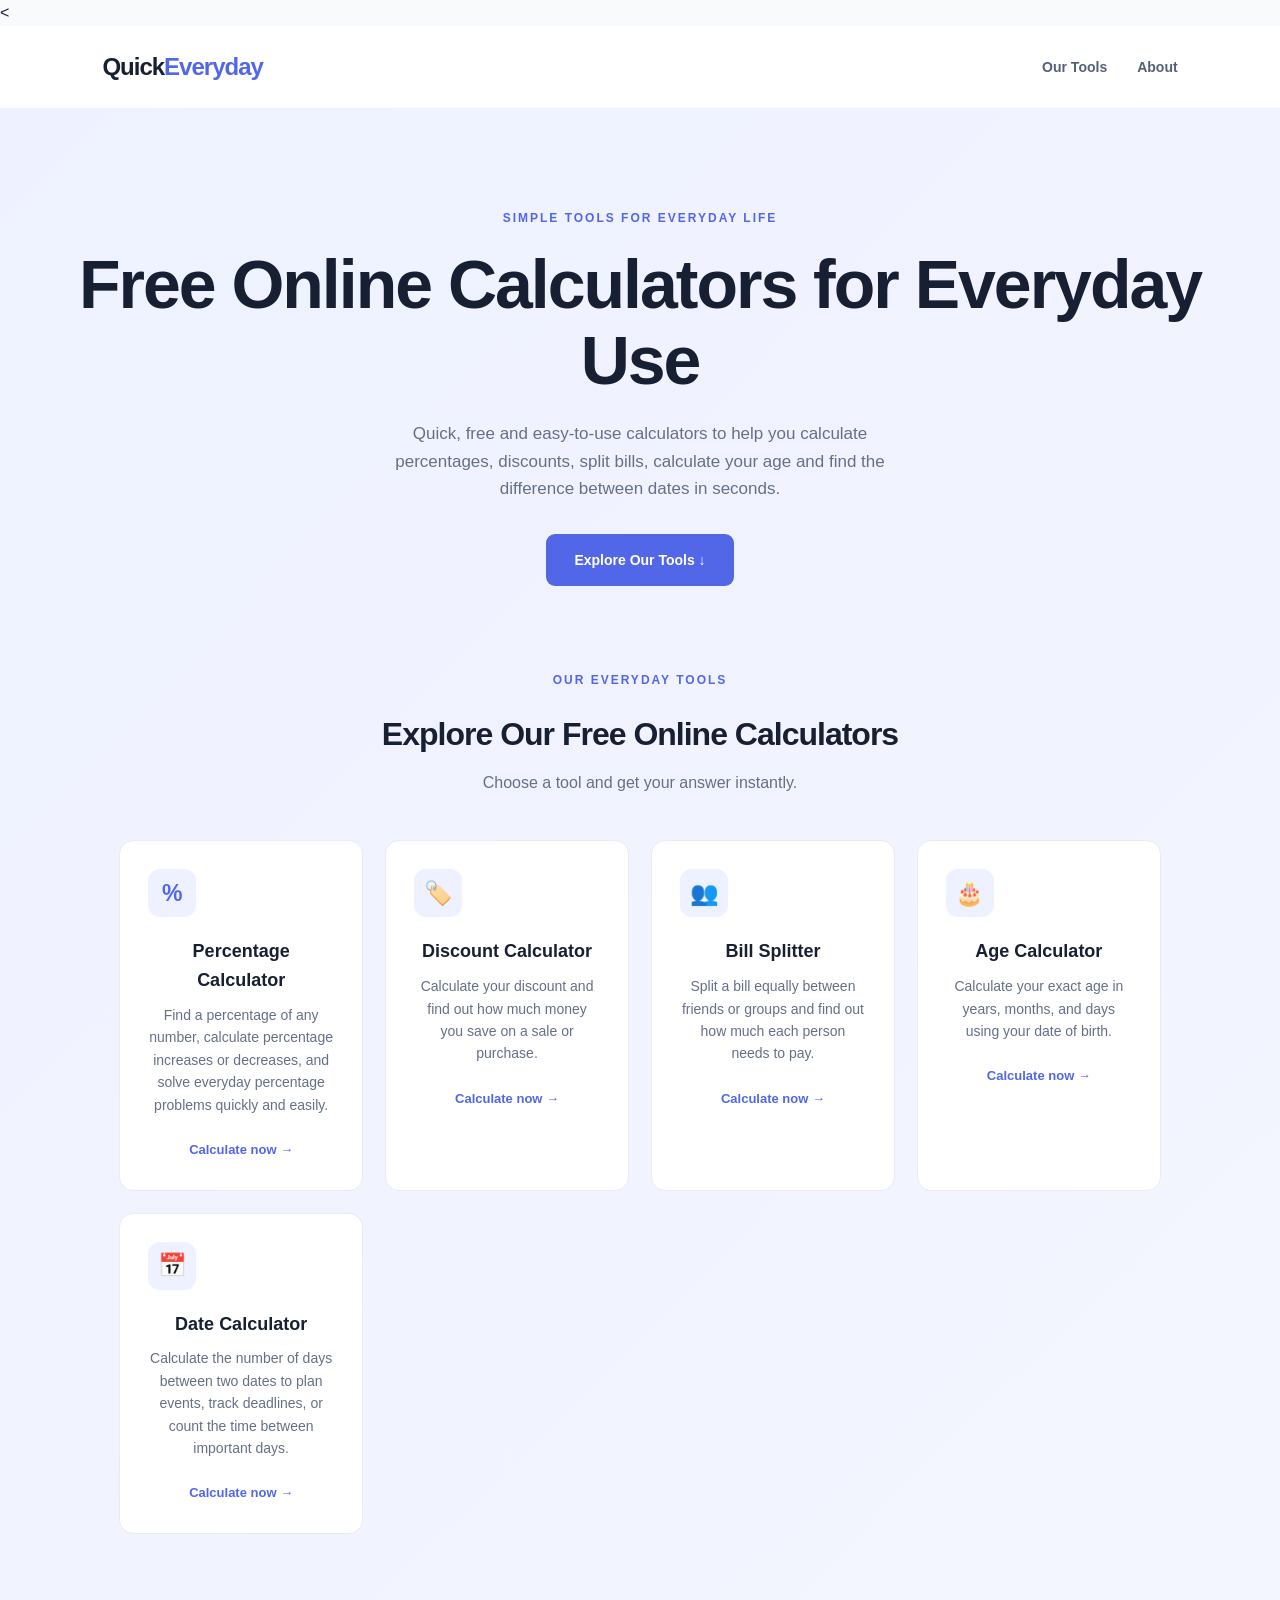
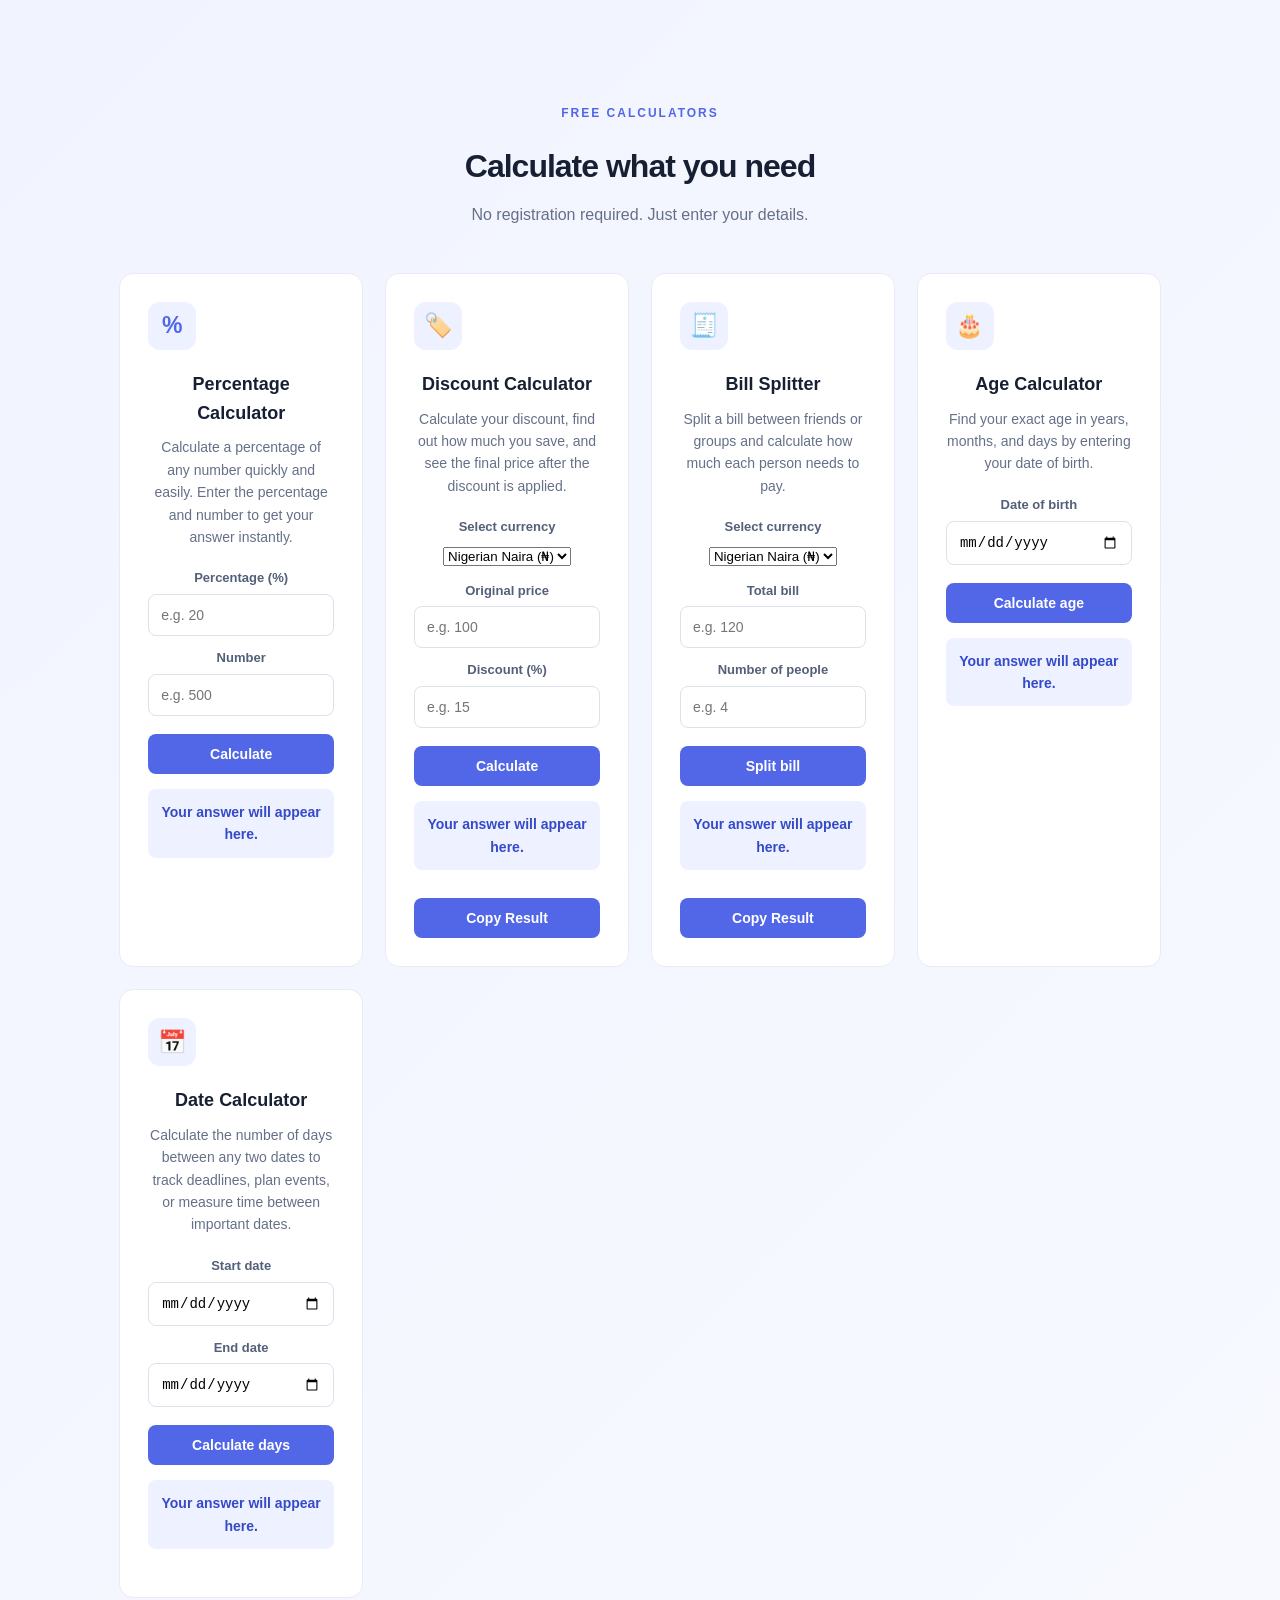
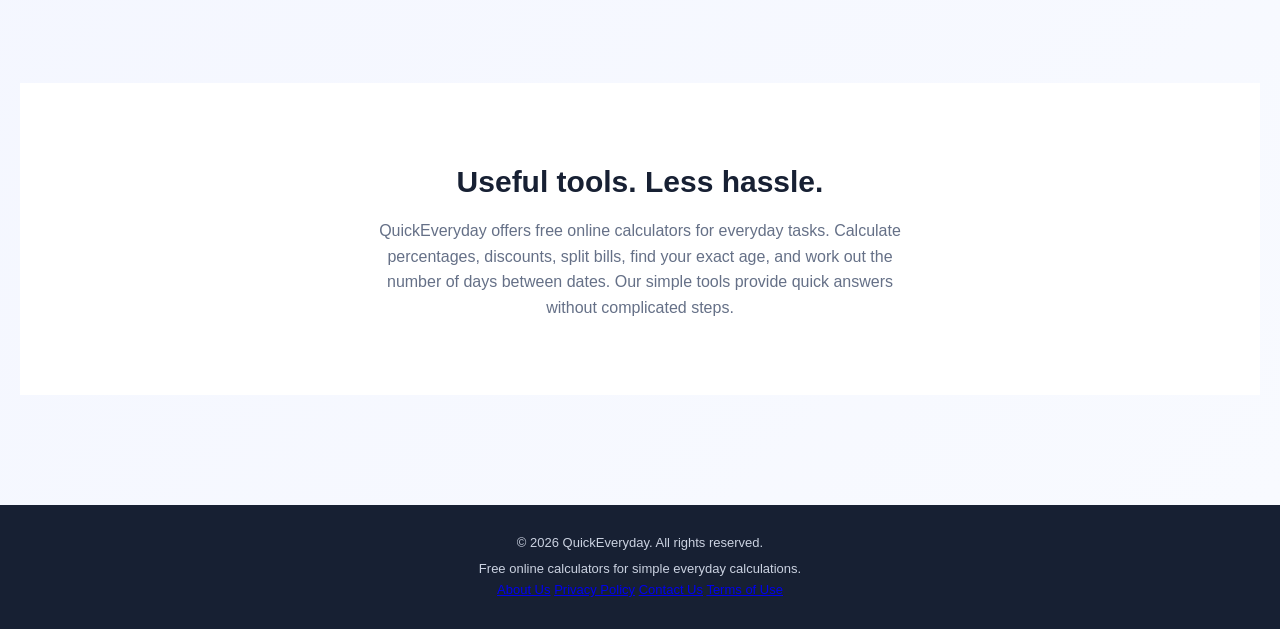
<file: index.html>
<!DOCTYPE html>
<html lang="en">
<
 
<head>
  <meta name="google-site-verification" content="q2-kpDCHpu3MyWn_cZL-9IbTrt1PUpH3qQu5D0y554w" />
  <meta charset="UTF-8">
  <meta name="viewport" content="width=device-width, initial-scale=1.0">
  <meta http-equiv="content-language" content="en">

  <title>Free Online Calculators | Percentage, Discount, Age & Date – QuickEveryday</title>

  <meta name="description" content="Use QuickEveryday's free online calculators to calculate percentages, discounts, split bills, calculate your age and find the difference between dates. Simple, fast and easy to use.">
<link rel="canonical" href="https://olanrewajutobiloba72-en.github.io/QuickEveryday/">
  <meta name="robots" content="index, follow">

  <meta property="og:title" content="QuickEveryday – Free Everyday Calculators">
  <meta property="og:description" content="Calculate percentages, discounts, bills, age and dates quickly with our free online tools.">
  <meta property="og:type" content="website">

  <meta name="theme-color" content="#5267e8">
<link rel="icon" type="image/png" sizes="32x32" href="/QuickEveryday/favicon-32.png?v=2">
  <link rel="stylesheet" href="style.css">
  
</head>

<body>

<header class="header">
  <a href="#" class="logo">Quick<span>Everyday</span></a>
  <nav>
    <a href="#tools">Our Tools</a>
    <a href="#about">About</a>
  </nav>
</header>

<main>
  <section class="hero">
    <p class="eyebrow">SIMPLE TOOLS FOR EVERYDAY LIFE</p>
   <h1>Free Online Calculators for Everyday Use</h1>
<p class="hero-text">
  Quick, free and easy-to-use calculators to help you
  calculate percentages, discounts, split bills, calculate your age
  and find the difference between dates in seconds.
</p>
<a href="#tools" class="hero-button">Explore Our Tools ↓</a>

  <section class="tools-section" id="tools">
    <div class="section-heading">
      <p class="eyebrow">OUR EVERYDAY TOOLS</p>
      <h2>Explore Our Free Online Calculators</h2>
      <p>Choose a tool and get your answer instantly.</p>
    </div>

    <div class="tools-grid">
      <a href="#percentage-tool" class="tool-card">
        <div class="tool-icon">%</div>
        <h3>Percentage Calculator</h3>
        <p>Find a percentage of any number, calculate percentage increases or decreases, and solve everyday percentage problems quickly and easily.</p>
        <span>Calculate now →</span>
      </a>

      <a href="#discount-tool" class="tool-card">
        <div class="tool-icon">🏷️</div>
        <h3>Discount Calculator</h3>
        <p>Calculate your discount and find out how much money you save on a sale or purchase.</p>
        <span>Calculate now →</span>
      </a>

      <a href="#bill-tool" class="tool-card">
        <div class="tool-icon">👥</div>
        <h3>Bill Splitter</h3>
        <p>Split a bill equally between friends or groups and find out how much each person needs to pay.</p>
        <span>Calculate now →</span>
      </a>

      <a href="#age-tool" class="tool-card">
        <div class="tool-icon">🎂</div>
        <h3>Age Calculator</h3>
        <p>Calculate your exact age in years, months, and days using your date of birth.</p>
        <span>Calculate now →</span>
      </a>

      <a href="#date-tool" class="tool-card">
        <div class="tool-icon">📅</div>
        <h3>Date Calculator</h3>
        <p>Calculate the number of days between two dates to plan events, track deadlines, or count the time between important days.</p>
        <span>Calculate now →</span>
      </a>
    </div>
  </section>

  <section class="tools-section">
    <div class="section-heading">
      <p class="eyebrow">FREE CALCULATORS</p>
      <h2>Calculate what you need</h2>
      <p>No registration required. Just enter your details.</p>
    </div>

    <div class="tools-grid">

      <div class="tool-card" id="percentage-tool">
        <div class="tool-icon">%</div>
        <h3>Percentage Calculator</h3>
        <p>Calculate a percentage of any number quickly and easily. Enter the percentage and number to get your answer instantly.</p>        <label for="percentage">Percentage (%)</label>
        <input type="number" id="percentage" placeholder="e.g. 20">
        <label for="percentageNumber">Number</label>
        <input type="number" id="percentageNumber" placeholder="e.g. 500">
        <button onclick="calculatePercentage()">Calculate</button>
        <p id="percentageResult" class="result" aria-live="polite">Your answer will appear here.</p>
      </div>

      
<div class="tool-card" id="discount-tool">
  <div class="tool-icon">🏷️</div>
  <h3>Discount Calculator</h3>
  <p>Calculate your discount, find out how much you save, and see the final price after the discount is applied.</p>

  <label for="discountCurrency">Select currency</label>
  <select id="discountCurrency">
    <option value="₦">Nigerian Naira (₦)</option>
    <option value="$">US Dollar ($)</option>
    <option value="£">British Pound (£)</option>
    <option value="€">Euro (€)</option>
  </select>

  <label for="originalPrice">Original price</label>
  <input type="number" id="originalPrice" min="0" placeholder="e.g. 100">

  <label for="discountRate">Discount (%)</label>
  <input type="number" id="discountRate" min="0" max="100" placeholder="e.g. 15">

  <button onclick="calculateDiscount()">Calculate</button>

  <p id="discountResult" class="result" aria-live="polite">
    Your answer will appear here.
  </p>

  <button onclick="copyDiscountResult()">Copy Result</button>
</div>


      
<div class="tool-card" id="bill-tool">
  <div class="tool-icon">🧾</div>
  <h3>Bill Splitter</h3>
  <p>Split a bill between friends or groups and calculate how much each person needs to pay.</p>
  <label for="billCurrency">Select currency</label>
  <select id="billCurrency">
    <option value="₦">Nigerian Naira (₦)</option>
    <option value="$">US Dollar ($)</option>
    <option value="£">British Pound (£)</option>
    <option value="€">Euro (€)</option>
  </select>

  <label for="billTotal">Total bill</label>
  <input type="number" id="billTotal" min="0" placeholder="e.g. 120">

  <label for="billPeople">Number of people</label>
  <input type="number" id="billPeople" min="1" step="1" placeholder="e.g. 4">

  <button onclick="splitBill()">Split bill</button>

  <p id="billResult" class="result" aria-live="polite">
    Your answer will appear here.
  </p>

  <button onclick="copyBillResult()">Copy Result</button>
</div>


      <div class="tool-card" id="age-tool">
        <div class="tool-icon">🎂</div>
        <h3>Age Calculator</h3>
       <p>Find your exact age in years, months, and days by entering your date of birth.</p>
        <label for="birthDate">Date of birth</label>
        <input type="date" id="birthDate">
        <button onclick="calculateAge()">Calculate age</button>
        <p id="ageResult" class="result" aria-live="polite">Your answer will appear here.</p>
      </div>

      <div class="tool-card" id="date-tool">
        <div class="tool-icon">📅</div>
        <h3>Date Calculator</h3>
        <p>Calculate the number of days between any two dates to track deadlines, plan events, or measure time between important dates.</p>
        <label for="startDate">Start date</label>
        <input type="date" id="startDate">
        <label for="endDate">End date</label>
        <input type="date" id="endDate">
        <button onclick="calculateDateDifference()">Calculate days</button>
        <p id="dateResult" class="result" aria-live="polite">Your answer will appear here.</p>
      </div>

    </div>
  </section>

  <section class="about-section" id="about">
    <h2>Useful tools. Less hassle.</h2>
   <p>QuickEveryday offers free online calculators for everyday tasks. Calculate percentages, discounts, split bills, find your exact age, and work out the number of days between dates. Our simple tools provide quick answers without complicated steps.</p>
  </section>
</main>


<footer>
  <p>© 2026 QuickEveryday. All rights reserved.</p>
  <p>Free online calculators for simple everyday calculations.</p>

  <div class="footer-links">
    <a href="about.html">About Us</a>
    <a href="privacy.html">Privacy Policy</a>
    <a href="contact.html">Contact Us</a>
    <a href="terms.html">Terms of Use</a>
  </div>
</footer>


<script src="script.js"></script>
</body>
</html>
</file>
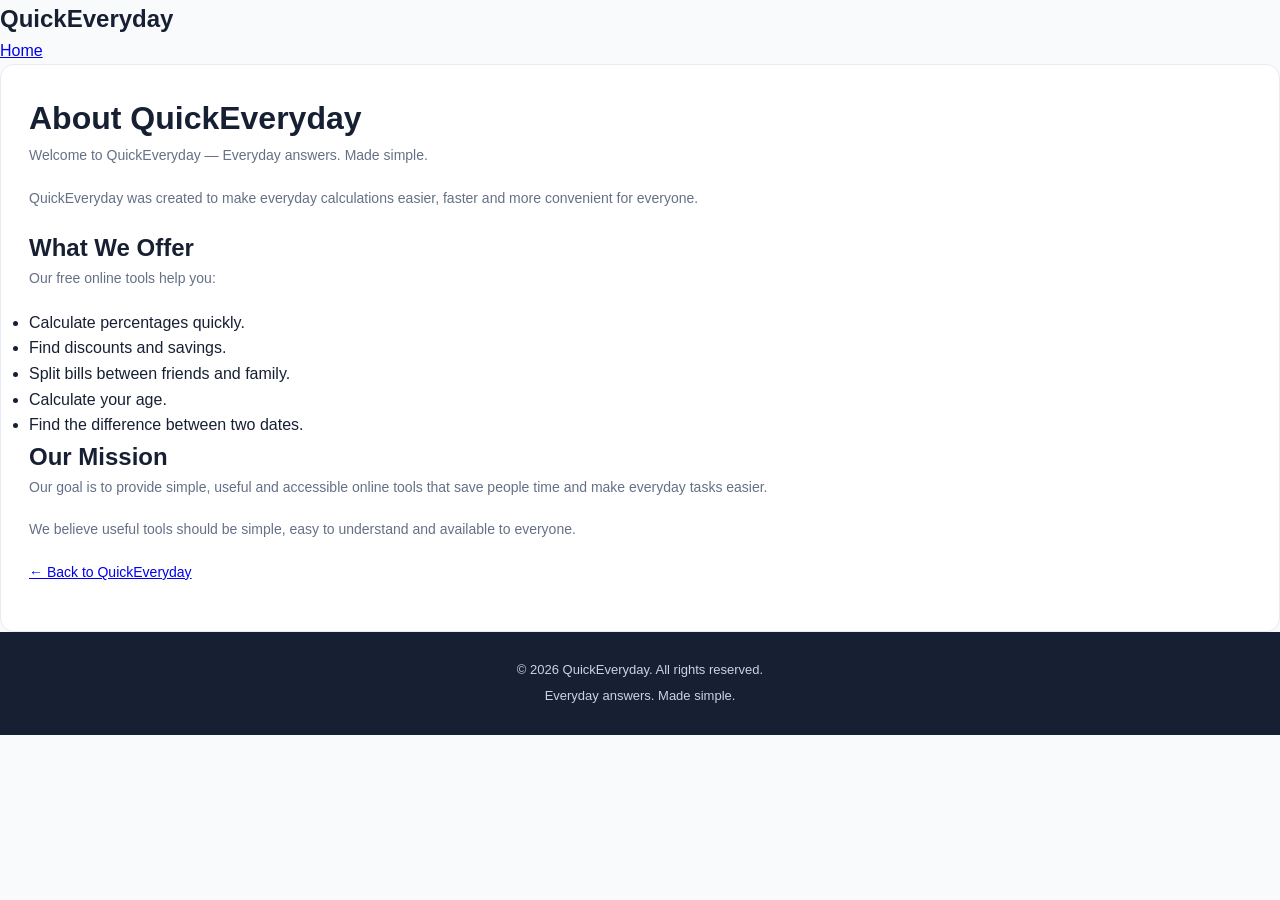
<file: about.html>
<!DOCTYPE html>
<html lang="en">
<head>
  <meta charset="UTF-8">
  <meta name="viewport" content="width=device-width, initial-scale=1.0">
  <title>About Us - QuickEveryday</title>
  <meta name="description" content="Learn about QuickEveryday, a simple collection of free everyday online calculators.">
  <link rel="stylesheet" href="style.css">
</head>
<body>

  <header>
    <h2>QuickEveryday</h2>
    <a href="index.html">Home</a>
  </header>

  <main class="tool-card">
    <h1>About QuickEveryday</h1>

    <p>Welcome to QuickEveryday — Everyday answers. Made simple.</p>

    <p>
      QuickEveryday was created to make everyday calculations
      easier, faster and more convenient for everyone.
    </p>

    <h2>What We Offer</h2>

    <p>Our free online tools help you:</p>

    <ul>
      <li>Calculate percentages quickly.</li>
      <li>Find discounts and savings.</li>
      <li>Split bills between friends and family.</li>
      <li>Calculate your age.</li>
      <li>Find the difference between two dates.</li>
    </ul>

    <h2>Our Mission</h2>

    <p>
      Our goal is to provide simple, useful and accessible
      online tools that save people time and make everyday
      tasks easier.
    </p>

    <p>
      We believe useful tools should be simple, easy to
      understand and available to everyone.
    </p>

    <p><a href="index.html">← Back to QuickEveryday</a></p>
  </main>

  <footer>
    <p>© 2026 QuickEveryday. All rights reserved.</p>
    <p>Everyday answers. Made simple.</p>
  </footer>

</body>
</html>
</file>
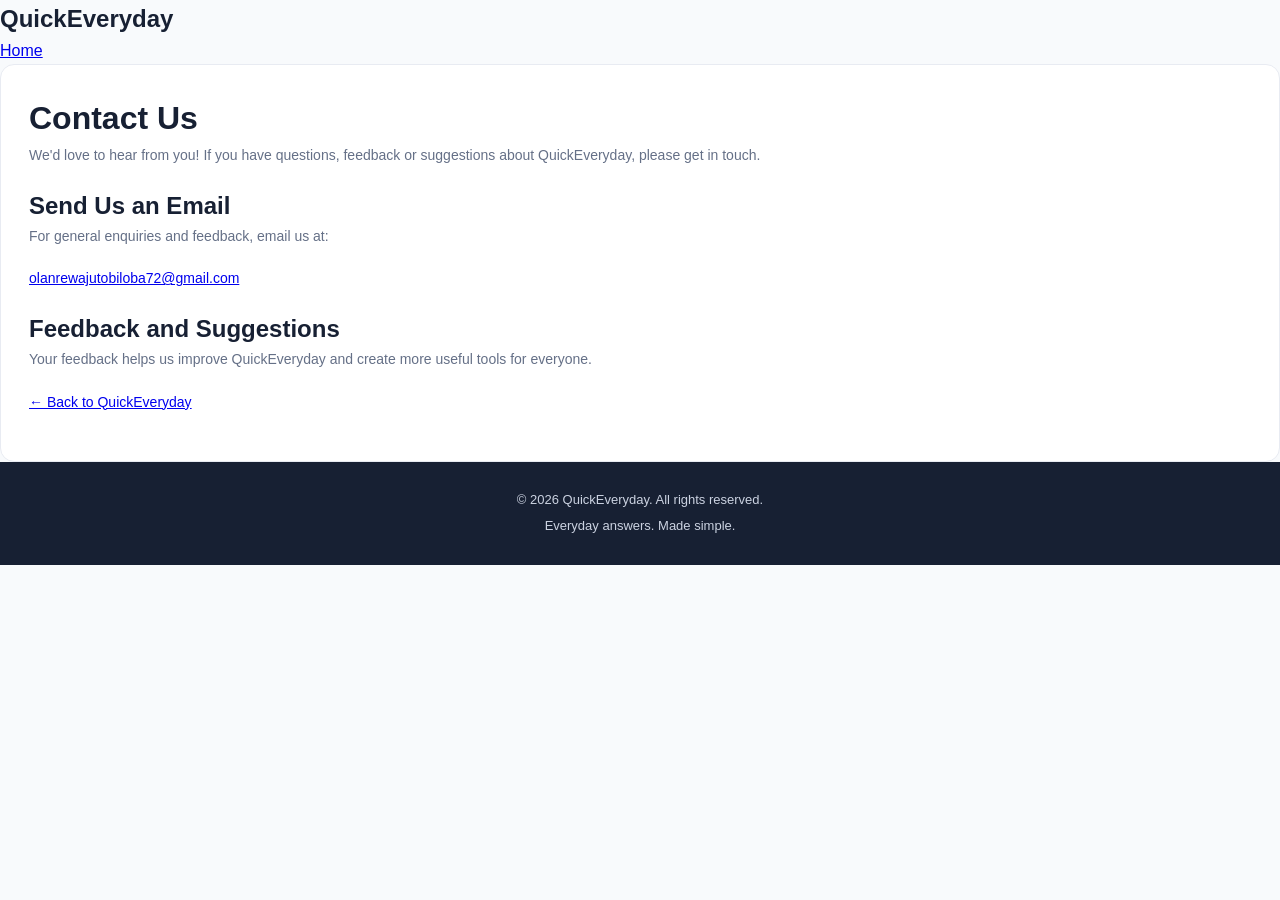
<file: contact.html>
<!DOCTYPE html>
<html lang="en">
<head>
  <meta charset="UTF-8">
  <meta name="viewport" content="width=device-width, initial-scale=1.0">
  <title>Contact Us - QuickEveryday</title>
  <meta name="description" content="Contact QuickEveryday with questions, feedback or suggestions.">
  <link rel="stylesheet" href="style.css">
</head>
<body>

  <header>
    <h2>QuickEveryday</h2>
    <a href="index.html">Home</a>
  </header>

  <main class="tool-card">
    <h1>Contact Us</h1>

    <p>
      We'd love to hear from you!
      If you have questions, feedback or suggestions
      about QuickEveryday, please get in touch.
    </p>

    <h2>Send Us an Email</h2>

    <p>
      For general enquiries and feedback, email us at:
    </p>

    <p>
      <a href="mailto:olanrewajutobiloba72@gmail.com">
        olanrewajutobiloba72@gmail.com
      </a>
    </p>

    <h2>Feedback and Suggestions</h2>

    <p>
      Your feedback helps us improve QuickEveryday
      and create more useful tools for everyone.
    </p>

    <p><a href="index.html">← Back to QuickEveryday</a></p>
  </main>

  <footer>
    <p>© 2026 QuickEveryday. All rights reserved.</p>
    <p>Everyday answers. Made simple.</p>
  </footer>

</body>
</html>
</file>
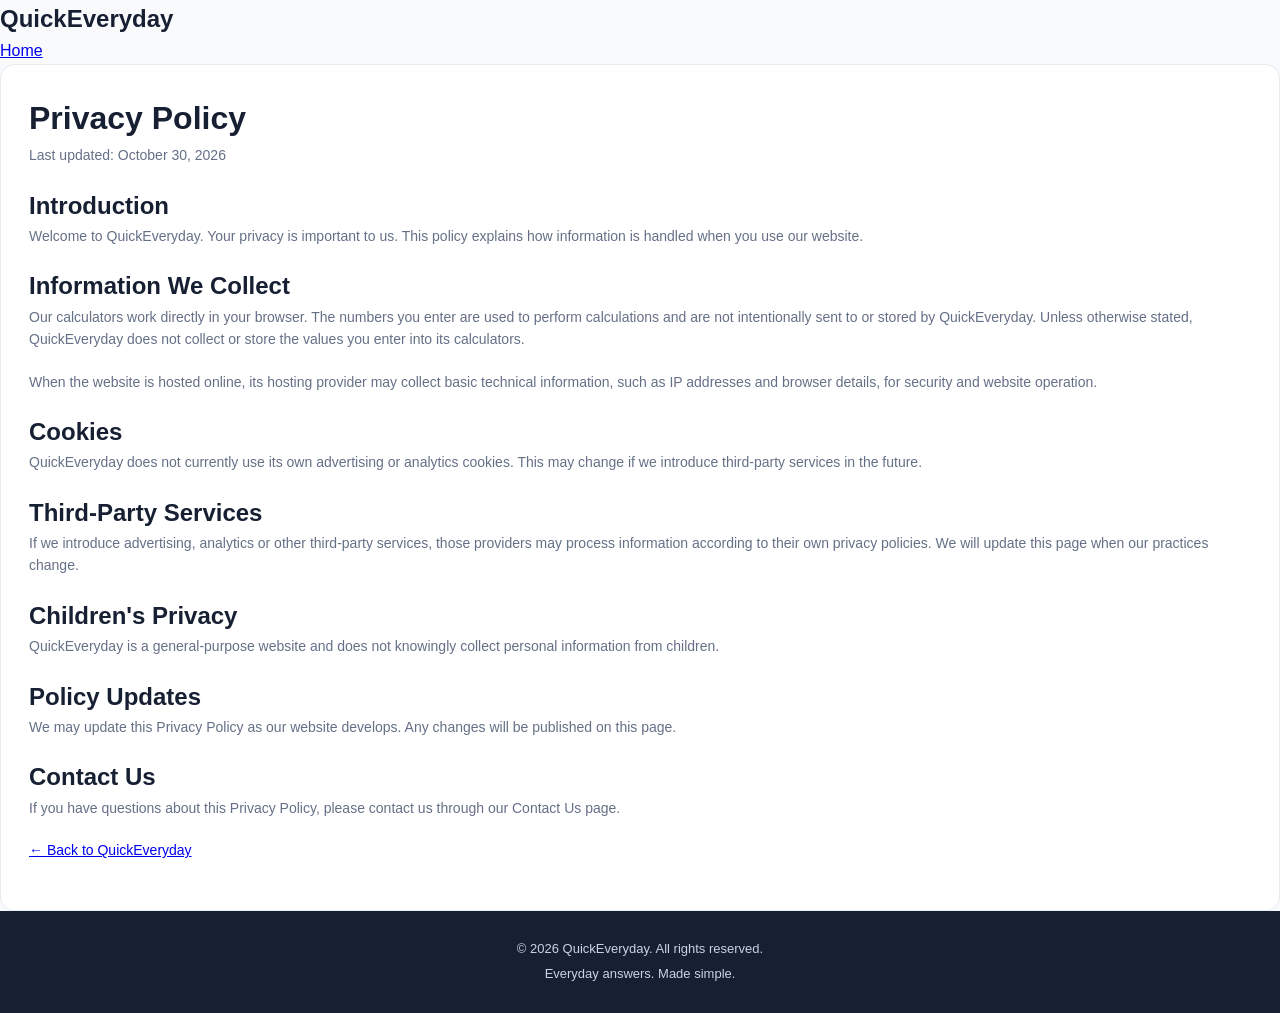
<file: privacy.html>
<!DOCTYPE html>
<html lang="en">
<head>
  <meta charset="UTF-8">
  <meta name="viewport" content="width=device-width, initial-scale=1.0">
  <title>Privacy Policy - QuickEveryday</title>
  <meta name="description" content="Read the QuickEveryday privacy policy and learn how we handle visitor information.">
  <link rel="stylesheet" href="style.css">
</head>

<body>
  <header>
    <h2>QuickEveryday</h2>
    <a href="index.html">Home</a>
  </header>

  <main class="tool-card">
    <h1>Privacy Policy</h1>
    <p>Last updated: October 30, 2026</p>

    <h2>Introduction</h2>
    <p>
      Welcome to QuickEveryday. Your privacy is important to us.
      This policy explains how information is handled when you use
      our website.
    </p>

    <h2>Information We Collect</h2>
    <p>
      Our calculators work directly in your browser. The numbers you enter are used to perform calculations and are not intentionally sent to or stored by QuickEveryday. Unless otherwise stated, QuickEveryday does not collect or store the values you enter into its calculators.
    </p>

    <p>
      When the website is hosted online, its hosting provider may
      collect basic technical information, such as IP addresses
      and browser details, for security and website operation.
    </p>

    <h2>Cookies</h2>
    <p>
      QuickEveryday does not currently use its own advertising
      or analytics cookies. This may change if we introduce
      third-party services in the future.
    </p>

    <h2>Third-Party Services</h2>
    <p>
      If we introduce advertising, analytics or other third-party
      services, those providers may process information according
      to their own privacy policies. We will update this page
      when our practices change.
    </p>

    <h2>Children's Privacy</h2>
    <p>
      QuickEveryday is a general-purpose website and does not
      knowingly collect personal information from children.
    </p>

    <h2>Policy Updates</h2>
    <p>
      We may update this Privacy Policy as our website develops.
      Any changes will be published on this page.
    </p>

    <h2>Contact Us</h2>
    <p>
      If you have questions about this Privacy Policy, please
      contact us through our Contact Us page.
    </p>

    <p><a href="index.html">← Back to QuickEveryday</a></p>
  </main>

  <footer>
    <p>© 2026 QuickEveryday. All rights reserved.</p>
    <p>Everyday answers. Made simple.</p>
  </footer>
</body>
</html>
</file>
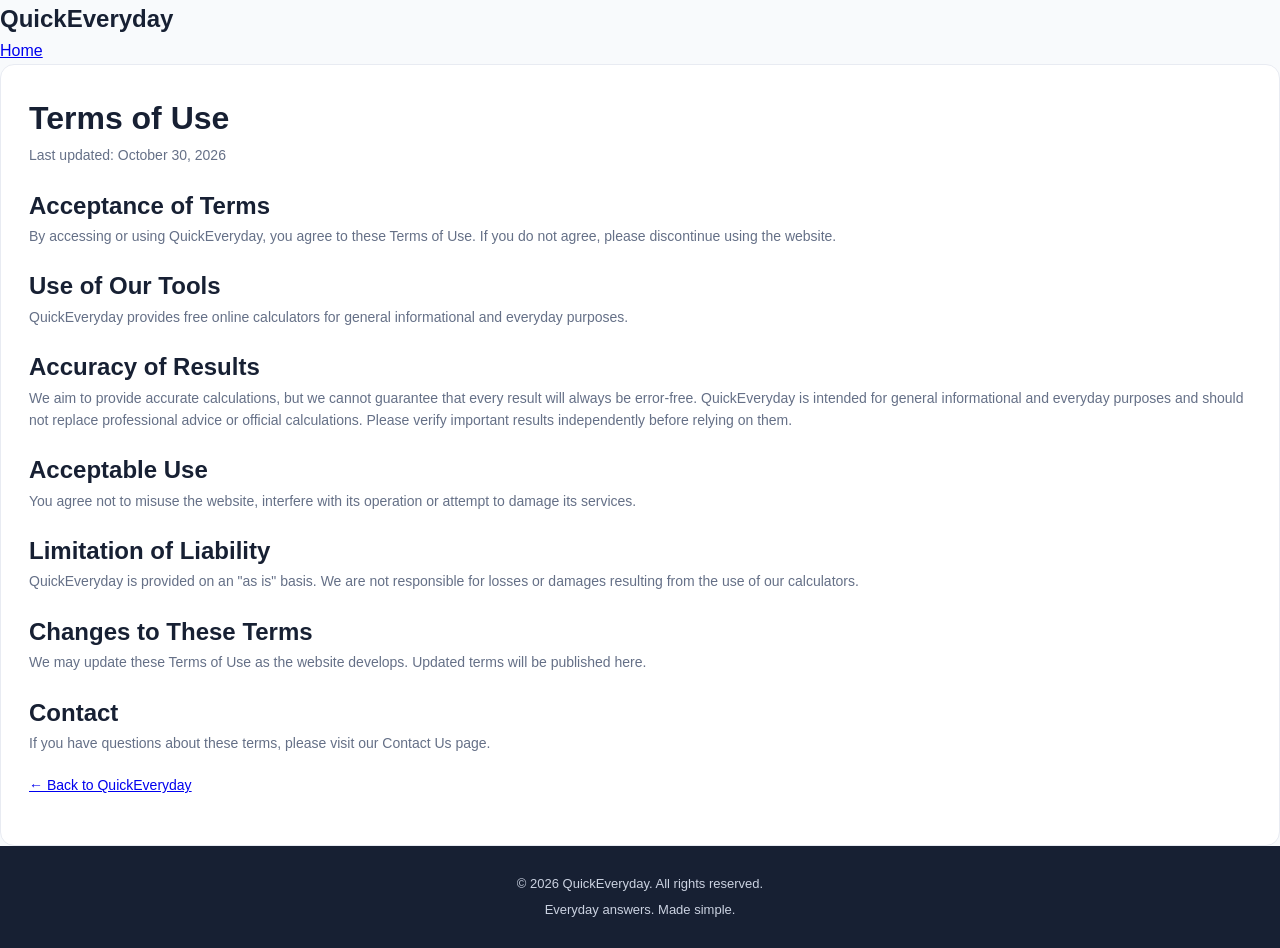
<file: terms.html>
<!DOCTYPE html>
<html lang="en">
<head>
  <meta charset="UTF-8">
  <meta name="viewport" content="width=device-width, initial-scale=1.0">
  <title>Terms of Use - QuickEveryday</title>
  <meta name="description" content="Read the terms and conditions for using QuickEveryday's free online calculators.">
  <link rel="stylesheet" href="style.css">
</head>
<body>

  <header>
    <h2>QuickEveryday</h2>
    <a href="index.html">Home</a>
  </header>

  <main class="tool-card">
    <h1>Terms of Use</h1>

    <p>Last updated: October 30, 2026</p>

    <h2>Acceptance of Terms</h2>
    <p>
      By accessing or using QuickEveryday, you agree to
      these Terms of Use. If you do not agree, please
      discontinue using the website.
    </p>

    <h2>Use of Our Tools</h2>
    <p>
      QuickEveryday provides free online calculators
      for general informational and everyday purposes.
    </p>

    <h2>Accuracy of Results</h2>
    <p>
      We aim to provide accurate calculations, but we cannot guarantee that every result will always be error-free. QuickEveryday is intended for general informational and everyday purposes and should not replace professional advice or official calculations. Please verify important results independently before relying on them.
    </p>

    <h2>Acceptable Use</h2>
    <p>
      You agree not to misuse the website, interfere
      with its operation or attempt to damage its services.
    </p>

    <h2>Limitation of Liability</h2>
    <p>
      QuickEveryday is provided on an "as is" basis.
      We are not responsible for losses or damages
      resulting from the use of our calculators.
    </p>

    <h2>Changes to These Terms</h2>
    <p>
      We may update these Terms of Use as the website
      develops. Updated terms will be published here.
    </p>

    <h2>Contact</h2>
    <p>
      If you have questions about these terms, please
      visit our Contact Us page.
    </p>

    <p><a href="index.html">← Back to QuickEveryday</a></p>
  </main>

  <footer>
    <p>© 2026 QuickEveryday. All rights reserved.</p>
    <p>Everyday answers. Made simple.</p>
  </footer>

</body>
</html>
</file>
<file: style.css>
/* GENERAL SETTINGS */
* {
  margin: 0;
  padding: 0;
  box-sizing: border-box;
}

html {
  scroll-behavior: smooth;
}

body {
  font-family: Arial, Helvetica, sans-serif;
  background: #f8fafc;
  color: #172033;
  line-height: 1.6;
}

/* HEADER */
.header {
  width: 100%;
  padding: 22px 8%;
  display: flex;
  justify-content: space-between;
  align-items: center;
  background: #ffffff;
  border-bottom: 1px solid #edf0f5;
}

.logo {
  font-size: 24px;
  font-weight: 800;
  color: #172033;
  text-decoration: none;
  letter-spacing: -1px;
}

.logo span {
  color: #5267e8;
}

nav {
  display: flex;
  gap: 30px;
}

nav a {
  text-decoration: none;
  color: #536078;
  font-size: 14px;
  font-weight: 600;
}

nav a:hover {
  color: #5267e8;
}

/* HERO SECTION */
.hero {
  text-align: center;
  padding: 100px 20px 110px;
  background: linear-gradient(135deg, #eef1ff, #f8faff);
}

.eyebrow {
  color: #5267e8;
  font-size: 12px;
  font-weight: 800;
  letter-spacing: 2px;
  margin-bottom: 18px;
}

.hero h1 {
  font-size: clamp(38px, 6vw, 68px);
  line-height: 1.12;
  letter-spacing: -2px;
  color: #172033;
  margin-bottom: 22px;
}

.hero h1 span {
  color: #5267e8;
}

.hero-text {
  max-width: 550px;
  margin: 0 auto 32px;
  color: #657087;
  font-size: 17px;
}

.hero-button {
  display: inline-block;
  background: #5267e8;
  color: #ffffff;
  text-decoration: none;
  padding: 15px 28px;
  border-radius: 9px;
  font-size: 14px;
  font-weight: 700;
  transition: 0.3s;
}

.hero-button:hover {
  background: #354ac8;
  transform: translateY(-2px);
}

/* TOOLS SECTION */
.tools-section {
  padding: 85px 8%;
}

.section-heading {
  text-align: center;
  margin-bottom: 45px;
}

.section-heading h2 {
  font-size: 32px;
  letter-spacing: -1px;
  margin-bottom: 10px;
}

.section-heading > p:last-child {
  color: #657087;
}

.tools-grid {
  display: grid;
  grid-template-columns: repeat(auto-fit, minmax(230px, 1fr));
  gap: 22px;
}

.tool-card {
  display: block;
  background: #ffffff;
  padding: 28px;
  border: 1px solid #e8ebf2;
  border-radius: 14px;
  text-decoration: none;
  color: inherit;
  transition: 0.3s;
}

.tool-card:hover {
  transform: translateY(-5px);
  border-color: #5267e8;
  box-shadow: 0 12px 30px rgba(31, 48, 100, 0.08);
}

.tool-icon {
  width: 48px;
  height: 48px;
  display: flex;
  justify-content: center;
  align-items: center;
  background: #eef1ff;
  color: #5267e8;
  border-radius: 12px;
  font-size: 23px;
  font-weight: 800;
  margin-bottom: 20px;
}

.tool-card h3 {
  font-size: 18px;
  margin-bottom: 9px;
}

.tool-card p {
  color: #657087;
  font-size: 14px;
  margin-bottom: 20px;
}

.tool-card span {
  color: #5267e8;
  font-size: 13px;
  font-weight: 800;
}

/* ABOUT SECTION */
.about-section {
  background: #ffffff;
  text-align: center;
  padding: 75px 20px;
}

.about-section h2 {
  font-size: 30px;
  margin-bottom: 12px;
}

.about-section p {
  max-width: 550px;
  margin: auto;
  color: #657087;
}

/* FOOTER */
footer {
  padding: 28px 8%;
  background: #172033;
  color: #cbd2e1;
  text-align: center;
  font-size: 13px;
}

footer p + p {
  margin-top: 5px;
}

/* MOBILE RESPONSIVENESS */
@media (max-width: 600px) {
  .header {
    padding: 18px 5%;
  }

  .logo {
    font-size: 20px;
  }

  nav {
    gap: 15px;
  }

  nav a {
    font-size: 12px;
  }

  .hero {
    padding: 75px 18px;
  }

  .tools-section {
    padding: 65px 5%;
  }

  .section-heading h2 {
    font-size: 25px;
  }
}

/* CALCULATOR INPUTS AND BUTTONS */

.tool-card label {
  display: block;
  font-size: 13px;
  font-weight: 700;
  margin: 12px 0 5px;
  color: #536078;
}

.tool-card input {
  display: block;
  width: 100%;
  padding: 12px;
  border: 1px solid #dce1eb;
  border-radius: 8px;
  font-size: 14px;
  margin-bottom: 10px;
  outline: none;
}

.tool-card input:focus {
  border-color: #5267e8;
}

.tool-card button {
  width: 100%;
  padding: 12px;
  margin-top: 8px;
  border: none;
  border-radius: 8px;
  background: #5267e8;
  color: white;
  font-size: 14px;
  font-weight: 700;
  cursor: pointer;
}

.tool-card button:hover {
  background: #354ac8;
}

.tool-card .result {
  margin-top: 15px;
  padding: 12px;
  background: #eef1ff;
  color: #354ac8;
  border-radius: 8px;
  font-weight: 700;
  overflow-wrap: anywhere;
}
</file>
